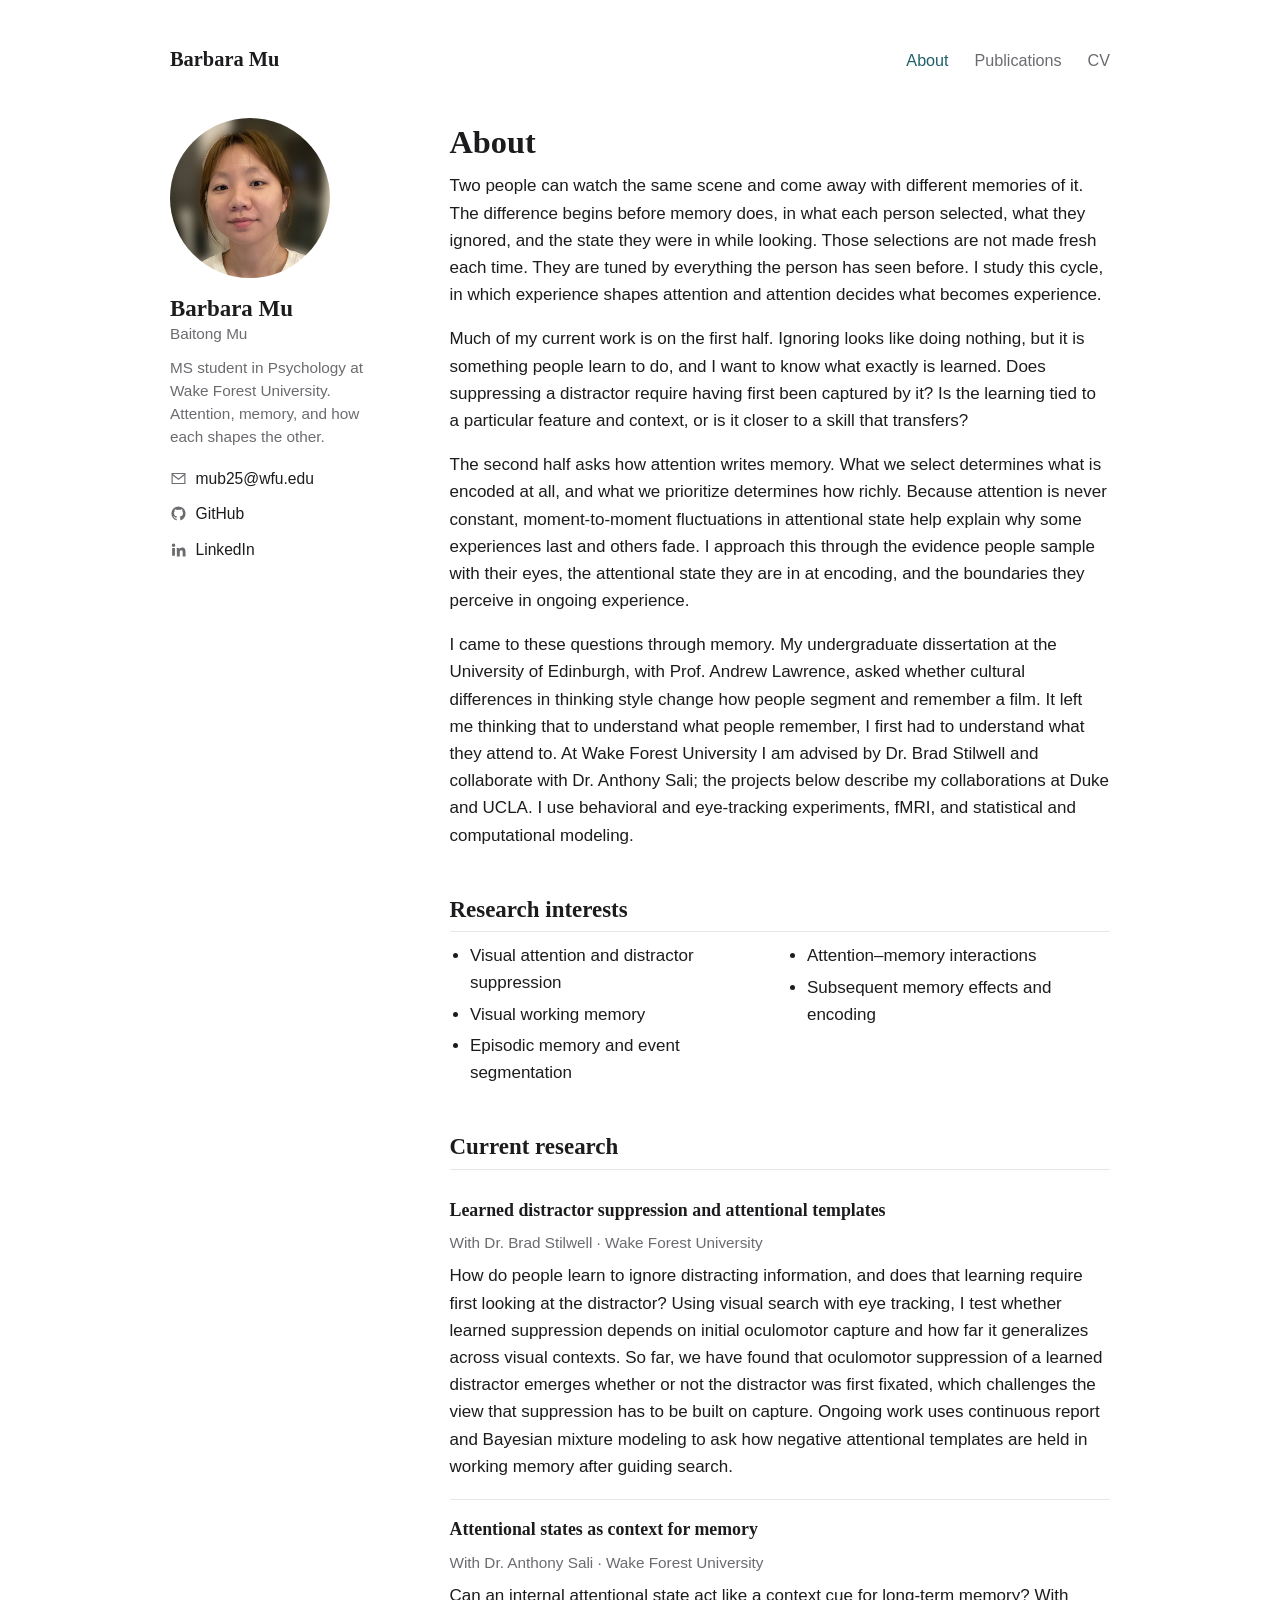
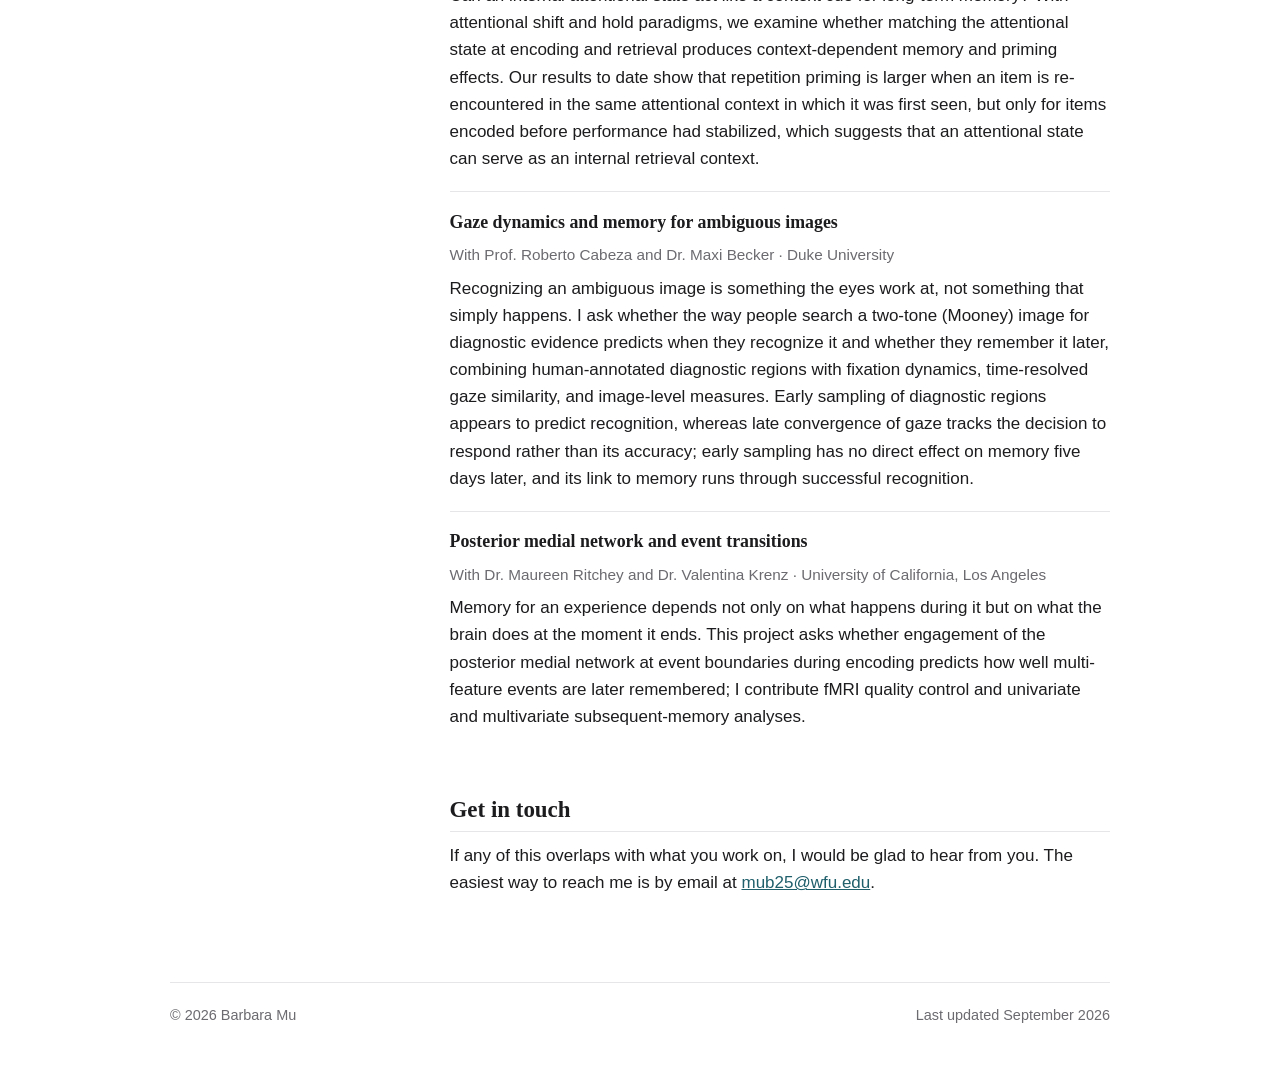
<file: index.html>
<!DOCTYPE html>
<html lang="en">
<head>
  <meta charset="utf-8">
  <meta name="viewport" content="width=device-width, initial-scale=1">
  <title>Barbara Mu</title>
  <meta name="description" content="Barbara (Baitong) Mu is an MS student in Psychology at Wake Forest University studying visual attention, working memory, episodic memory, and how attention and memory shape each other.">
  <link rel="canonical" href="https://mumizz.github.io/">
  <meta property="og:type" content="profile">
  <meta property="og:title" content="Barbara Mu">
  <meta property="og:description" content="Barbara (Baitong) Mu is an MS student in Psychology at Wake Forest University studying visual attention, working memory, episodic memory, and how attention and memory shape each other.">
  <meta property="og:url" content="https://mumizz.github.io/">
  <meta property="og:image" content="https://mumizz.github.io/assets/photo.jpg">
  <meta name="twitter:card" content="summary">
  <link rel="icon" href="data:image/svg+xml,%3Csvg xmlns=%27http://www.w3.org/2000/svg%27 viewBox=%270 0 64 64%27%3E%3Crect width=%2764%27 height=%2764%27 rx=%2712%27 fill=%27%231f5f6b%27/%3E%3Ctext x=%2732%27 y=%2745%27 text-anchor=%27middle%27 font-family=%27Georgia,serif%27 font-size=%2738%27 font-weight=%27600%27 fill=%27%23fff%27%3EB%3C/text%3E%3C/svg%3E">
  <link rel="stylesheet" href="style.css">
  <script type="application/ld+json">
  {
    "@context": "https://schema.org",
    "@type": "Person",
    "name": "Barbara Mu",
    "alternateName": "Baitong Mu",
    "url": "https://mumizz.github.io/",
    "image": "https://mumizz.github.io/assets/photo.jpg",
    "jobTitle": "MS student in Psychology",
    "affiliation": { "@type": "CollegeOrUniversity", "name": "Wake Forest University" },
    "alumniOf": { "@type": "CollegeOrUniversity", "name": "University of Edinburgh" },
    "knowsAbout": ["Visual attention", "Distractor suppression", "Working memory", "Episodic memory", "Event segmentation", "Eye tracking", "fMRI"],
    "sameAs": ["https://github.com/mumizz", "https://www.linkedin.com/in/baitong-mu-816a00259/"]
  }
  </script>
</head>
<body>
<div class="wrap">

  <header class="site">
    <a class="brand" href="index.html">Barbara Mu</a>
    <nav class="site">
      <a href="index.html" aria-current="page">About</a>
      <a href="publications.html">Publications</a>
      <a href="cv.html">CV</a>
    </nav>
  </header>

  <div class="layout">
  <aside class="side">
    <img class="avatar" src="assets/photo.jpg?v=2" alt="Barbara Mu">
    <div class="side-name">Barbara Mu</div>
    <div class="side-sub">Baitong Mu</div>
    <p class="side-desc">MS student in Psychology at Wake Forest University. Attention, memory, and how each shapes the other.</p>
    <ul class="side-links">
      <li><a href="#" class="email-link"><svg viewBox="0 0 24 24" aria-hidden="true"><path d="M3 5h18v14H3z" fill="none" stroke="currentColor" stroke-width="1.6"/><path d="M3 6l9 7 9-7" fill="none" stroke="currentColor" stroke-width="1.6"/></svg><span class="email-text">Email</span></a></li>
      <li><a href="https://github.com/mumizz"><svg viewBox="0 0 24 24" aria-hidden="true"><path fill="currentColor" d="M12 2a10 10 0 0 0-3.16 19.49c.5.09.68-.22.68-.48v-1.7c-2.78.6-3.37-1.34-3.37-1.34-.45-1.16-1.11-1.47-1.11-1.47-.91-.62.07-.61.07-.61 1 .07 1.53 1.03 1.53 1.03.9 1.53 2.35 1.09 2.92.83.09-.65.35-1.09.63-1.34-2.22-.25-4.55-1.11-4.55-4.94 0-1.09.39-1.98 1.03-2.68-.1-.25-.45-1.27.1-2.64 0 0 .84-.27 2.75 1.02A9.6 9.6 0 0 1 12 6.84c.85 0 1.7.11 2.5.33 1.9-1.29 2.74-1.02 2.74-1.02.55 1.37.2 2.39.1 2.64.64.7 1.03 1.59 1.03 2.68 0 3.84-2.34 4.68-4.57 4.93.36.31.68.92.68 1.85v2.74c0 .27.18.58.69.48A10 10 0 0 0 12 2z"/></svg>GitHub</a></li>
      <li><a href="https://www.linkedin.com/in/baitong-mu-816a00259/"><svg viewBox="0 0 24 24" aria-hidden="true"><path fill="currentColor" d="M4.98 3.5A2.5 2.5 0 1 1 5 8.5a2.5 2.5 0 0 1-.02-5zM3 9.75h4v11H3zm6.5 0h3.8v1.5h.05c.53-1 1.83-2.05 3.77-2.05 4.03 0 4.78 2.65 4.78 6.1v6.45h-4v-5.72c0-1.36-.02-3.12-1.9-3.12-1.9 0-2.2 1.49-2.2 3.02v5.82h-4z"/></svg>LinkedIn</a></li>
    </ul>
  </aside>
  <main>

    <section>
      <h1>About</h1>
      <p>Two people can watch the same scene and come away with different memories of it. The difference begins before memory does, in what each person selected, what they ignored, and the state they were in while looking. Those selections are not made fresh each time. They are tuned by everything the person has seen before. I study this cycle, in which experience shapes attention and attention decides what becomes experience.</p>
      <p>Much of my current work is on the first half. Ignoring looks like doing nothing, but it is something people learn to do, and I want to know what exactly is learned. Does suppressing a distractor require having first been captured by it? Is the learning tied to a particular feature and context, or is it closer to a skill that transfers?</p>
      <p>The second half asks how attention writes memory. What we select determines what is encoded at all, and what we prioritize determines how richly. Because attention is never constant, moment-to-moment fluctuations in attentional state help explain why some experiences last and others fade. I approach this through the evidence people sample with their eyes, the attentional state they are in at encoding, and the boundaries they perceive in ongoing experience.</p>
      <p>I came to these questions through memory. My undergraduate dissertation at the University of Edinburgh, with Prof. Andrew Lawrence, asked whether cultural differences in thinking style change how people segment and remember a film. It left me thinking that to understand what people remember, I first had to understand what they attend to. At Wake Forest University I am advised by Dr. Brad Stilwell and collaborate with Dr. Anthony Sali; the projects below describe my collaborations at Duke and UCLA. I use behavioral and eye-tracking experiments, fMRI, and statistical and computational modeling.</p>
    </section>

    <section>
      <h2>Research interests</h2>
      <ul class="interests">
        <li>Visual attention and distractor suppression</li>
        <li>Visual working memory</li>
        <li>Episodic memory and event segmentation</li>
        <li>Attention&ndash;memory interactions</li>
        <li>Subsequent memory effects and encoding</li>
      </ul>
    </section>

    <section>
      <h2>Current research</h2>

      <article class="project">
        <h3>Learned distractor suppression and attentional templates</h3>
        <p class="meta">With Dr. Brad Stilwell &middot; Wake Forest University</p>
        <p>How do people learn to ignore distracting information, and does that learning require first looking at the distractor? Using visual search with eye tracking, I test whether learned suppression depends on initial oculomotor capture and how far it generalizes across visual contexts. So far, we have found that oculomotor suppression of a learned distractor emerges whether or not the distractor was first fixated, which challenges the view that suppression has to be built on capture. Ongoing work uses continuous report and Bayesian mixture modeling to ask how negative attentional templates are held in working memory after guiding search.</p>
      </article>

      <article class="project">
        <h3>Attentional states as context for memory</h3>
        <p class="meta">With Dr. Anthony Sali &middot; Wake Forest University</p>
        <p>Can an internal attentional state act like a context cue for long-term memory? With attentional shift and hold paradigms, we examine whether matching the attentional state at encoding and retrieval produces context-dependent memory and priming effects. Our results to date show that repetition priming is larger when an item is re-encountered in the same attentional context in which it was first seen, but only for items encoded before performance had stabilized, which suggests that an attentional state can serve as an internal retrieval context.</p>
      </article>

      <article class="project">
        <h3>Gaze dynamics and memory for ambiguous images</h3>
        <p class="meta">With Prof. Roberto Cabeza and Dr. Maxi Becker &middot; Duke University</p>
        <p>Recognizing an ambiguous image is something the eyes work at, not something that simply happens. I ask whether the way people search a two-tone (Mooney) image for diagnostic evidence predicts when they recognize it and whether they remember it later, combining human-annotated diagnostic regions with fixation dynamics, time-resolved gaze similarity, and image-level measures. Early sampling of diagnostic regions appears to predict recognition, whereas late convergence of gaze tracks the decision to respond rather than its accuracy; early sampling has no direct effect on memory five days later, and its link to memory runs through successful recognition.</p>
      </article>

      <article class="project">
        <h3>Posterior medial network and event transitions</h3>
        <p class="meta">With Dr. Maureen Ritchey and Dr. Valentina Krenz &middot; University of California, Los Angeles</p>
        <p>Memory for an experience depends not only on what happens during it but on what the brain does at the moment it ends. This project asks whether engagement of the posterior medial network at event boundaries during encoding predicts how well multi-feature events are later remembered; I contribute fMRI quality control and univariate and multivariate subsequent-memory analyses.</p>
      </article>
    </section>

    <section class="contact">
      <h2>Get in touch</h2>
      <p>If any of this overlaps with what you work on, I would be glad to hear from you. The easiest way to reach me is by email at <a href="#" class="email-link"></a>.</p>
    </section>
  </main>
  </div>

  <footer class="site">
    <span>&copy; 2026 Barbara Mu</span>
    <span>Last updated September 2026</span>
  </footer>

</div>
<script>
  // Assemble the email address at load time to reduce scraper spam.
  (function () {
    var u = "mub25", d = "wfu.edu";
    document.querySelectorAll(".email-link").forEach(function (a) {
      a.href = "mailto:" + u + "@" + d;
      var t = a.querySelector(".email-text"); if (t) t.textContent = u + "@" + d; else a.textContent = u + "@" + d;
    });
  })();
</script>
</body>
</html>
</file>
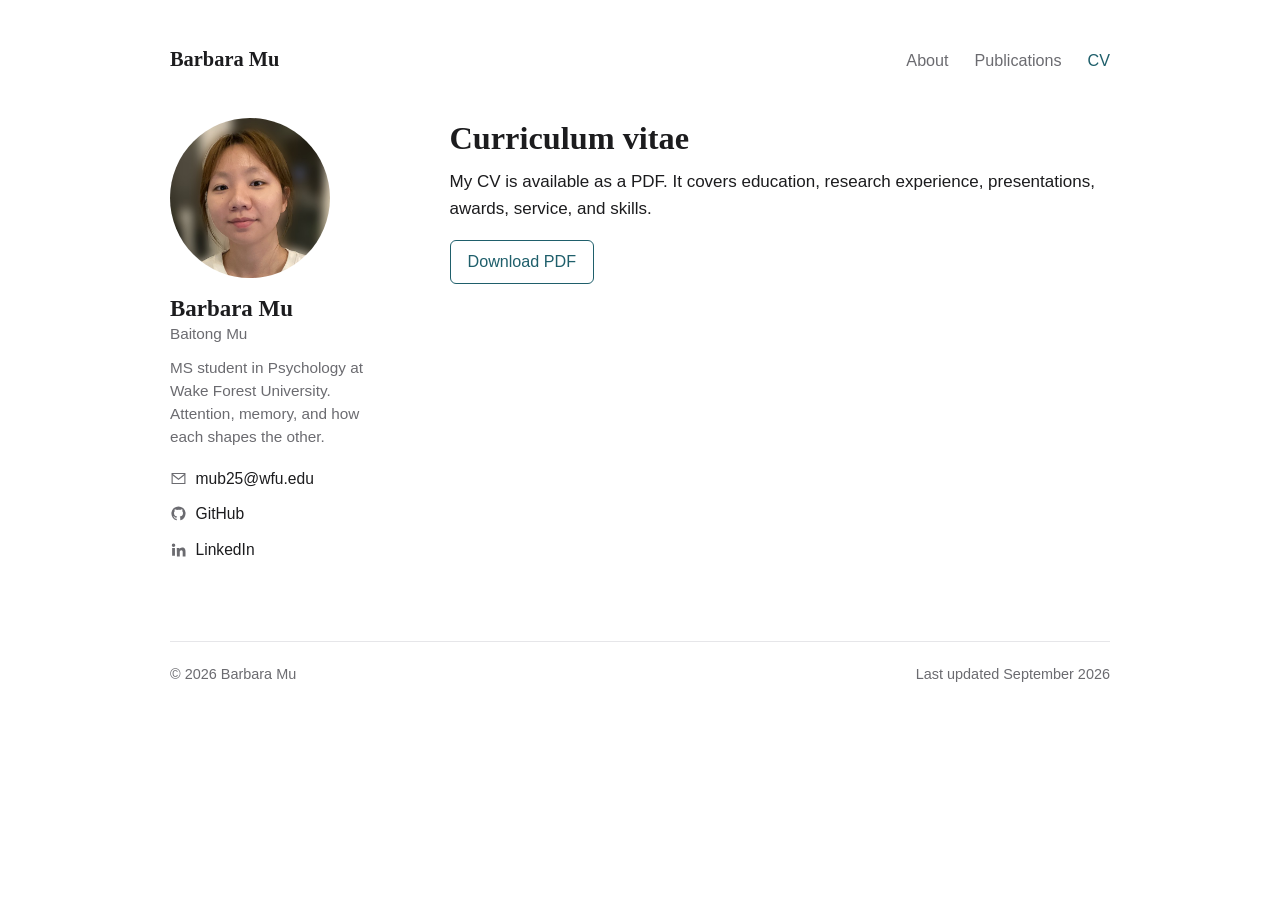
<file: cv.html>
<!DOCTYPE html>
<html lang="en">
<head>
  <meta charset="utf-8">
  <meta name="viewport" content="width=device-width, initial-scale=1">
  <title>CV · Barbara Mu</title>
  <meta name="description" content="Curriculum vitae of Barbara (Baitong) Mu, MS student in Psychology at Wake Forest University.">
  <link rel="canonical" href="https://mumizz.github.io/cv.html">
  <meta property="og:type" content="website">
  <meta property="og:title" content="CV · Barbara Mu">
  <meta property="og:description" content="Curriculum vitae of Barbara (Baitong) Mu, MS student in Psychology at Wake Forest University.">
  <meta property="og:url" content="https://mumizz.github.io/cv.html">
  <meta property="og:image" content="https://mumizz.github.io/assets/photo.jpg">
  <meta name="twitter:card" content="summary">
  <link rel="icon" href="data:image/svg+xml,%3Csvg xmlns=%27http://www.w3.org/2000/svg%27 viewBox=%270 0 64 64%27%3E%3Crect width=%2764%27 height=%2764%27 rx=%2712%27 fill=%27%231f5f6b%27/%3E%3Ctext x=%2732%27 y=%2745%27 text-anchor=%27middle%27 font-family=%27Georgia,serif%27 font-size=%2738%27 font-weight=%27600%27 fill=%27%23fff%27%3EB%3C/text%3E%3C/svg%3E">
  <link rel="stylesheet" href="style.css">
</head>
<body>
<div class="wrap">

  <header class="site">
    <a class="brand" href="index.html">Barbara Mu</a>
    <nav class="site">
      <a href="index.html">About</a>
      <a href="publications.html">Publications</a>
      <a href="cv.html" aria-current="page">CV</a>
    </nav>
  </header>

  <div class="layout">
  <aside class="side">
    <img class="avatar" src="assets/photo.jpg?v=2" alt="Barbara Mu">
    <div class="side-name">Barbara Mu</div>
    <div class="side-sub">Baitong Mu</div>
    <p class="side-desc">MS student in Psychology at Wake Forest University. Attention, memory, and how each shapes the other.</p>
    <ul class="side-links">
      <li><a href="#" class="email-link"><svg viewBox="0 0 24 24" aria-hidden="true"><path d="M3 5h18v14H3z" fill="none" stroke="currentColor" stroke-width="1.6"/><path d="M3 6l9 7 9-7" fill="none" stroke="currentColor" stroke-width="1.6"/></svg><span class="email-text">Email</span></a></li>
      <li><a href="https://github.com/mumizz"><svg viewBox="0 0 24 24" aria-hidden="true"><path fill="currentColor" d="M12 2a10 10 0 0 0-3.16 19.49c.5.09.68-.22.68-.48v-1.7c-2.78.6-3.37-1.34-3.37-1.34-.45-1.16-1.11-1.47-1.11-1.47-.91-.62.07-.61.07-.61 1 .07 1.53 1.03 1.53 1.03.9 1.53 2.35 1.09 2.92.83.09-.65.35-1.09.63-1.34-2.22-.25-4.55-1.11-4.55-4.94 0-1.09.39-1.98 1.03-2.68-.1-.25-.45-1.27.1-2.64 0 0 .84-.27 2.75 1.02A9.6 9.6 0 0 1 12 6.84c.85 0 1.7.11 2.5.33 1.9-1.29 2.74-1.02 2.74-1.02.55 1.37.2 2.39.1 2.64.64.7 1.03 1.59 1.03 2.68 0 3.84-2.34 4.68-4.57 4.93.36.31.68.92.68 1.85v2.74c0 .27.18.58.69.48A10 10 0 0 0 12 2z"/></svg>GitHub</a></li>
      <li><a href="https://www.linkedin.com/in/baitong-mu-816a00259/"><svg viewBox="0 0 24 24" aria-hidden="true"><path fill="currentColor" d="M4.98 3.5A2.5 2.5 0 1 1 5 8.5a2.5 2.5 0 0 1-.02-5zM3 9.75h4v11H3zm6.5 0h3.8v1.5h.05c.53-1 1.83-2.05 3.77-2.05 4.03 0 4.78 2.65 4.78 6.1v6.45h-4v-5.72c0-1.36-.02-3.12-1.9-3.12-1.9 0-2.2 1.49-2.2 3.02v5.82h-4z"/></svg>LinkedIn</a></li>
    </ul>
  </aside>
  <main>
    <h1>Curriculum vitae</h1>
    <p>My CV is available as a PDF. It covers education, research experience, presentations, awards, service, and skills.</p>
    <p><a class="btn" href="assets/Barbara_Mu_CV.pdf" download="Barbara_Mu_CV.pdf">Download PDF</a></p>
  </main>
  </div>

  <footer class="site">
    <span>&copy; 2026 Barbara Mu</span>
    <span>Last updated September 2026</span>
  </footer>

</div>
<script>
  // Assemble the email address at load time to reduce scraper spam.
  (function () {
    var u = "mub25", d = "wfu.edu";
    document.querySelectorAll(".email-link").forEach(function (a) {
      a.href = "mailto:" + u + "@" + d;
      var t = a.querySelector(".email-text"); if (t) t.textContent = u + "@" + d; else a.textContent = u + "@" + d;
    });
  })();
</script>
</body>
</html>
</file>
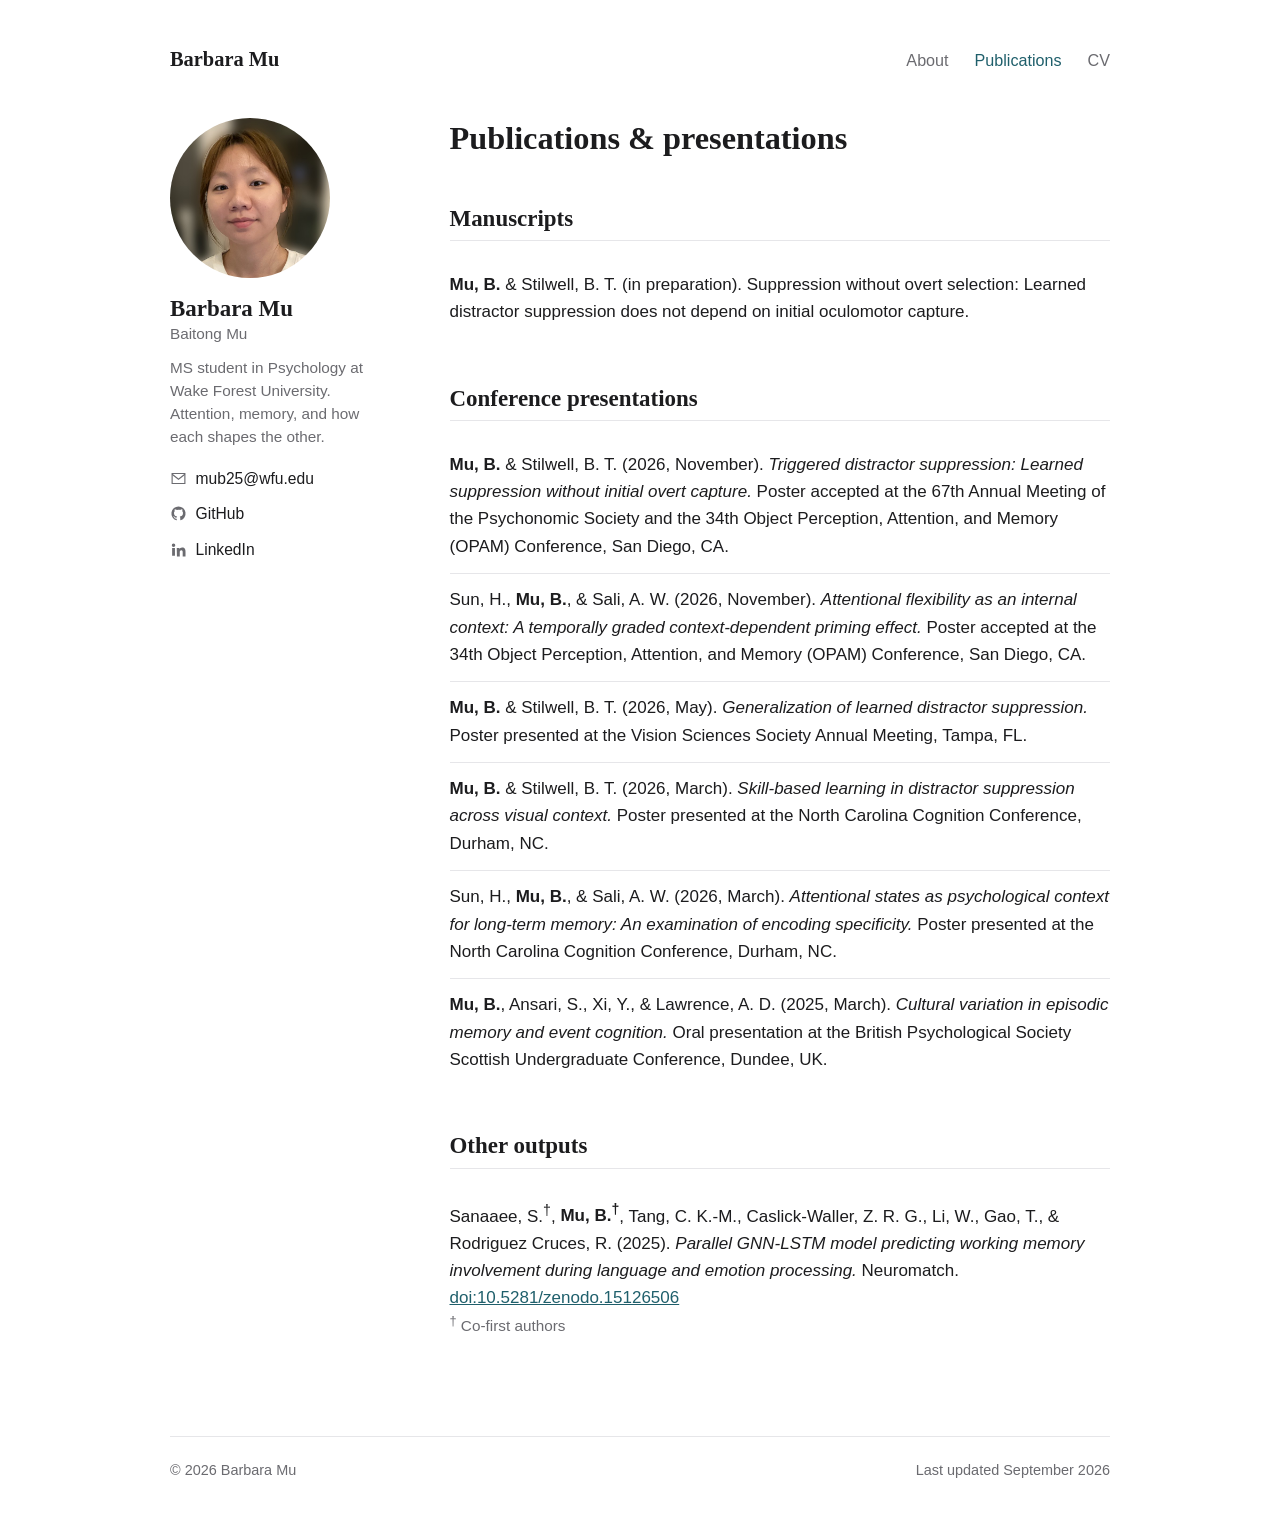
<file: publications.html>
<!DOCTYPE html>
<html lang="en">
<head>
  <meta charset="utf-8">
  <meta name="viewport" content="width=device-width, initial-scale=1">
  <title>Publications · Barbara Mu</title>
  <meta name="description" content="Publications and conference presentations by Barbara (Baitong) Mu on attention, distractor suppression, and memory.">
  <link rel="canonical" href="https://mumizz.github.io/publications.html">
  <meta property="og:type" content="website">
  <meta property="og:title" content="Publications · Barbara Mu">
  <meta property="og:description" content="Publications and conference presentations by Barbara (Baitong) Mu on attention, distractor suppression, and memory.">
  <meta property="og:url" content="https://mumizz.github.io/publications.html">
  <meta property="og:image" content="https://mumizz.github.io/assets/photo.jpg">
  <meta name="twitter:card" content="summary">
  <link rel="icon" href="data:image/svg+xml,%3Csvg xmlns=%27http://www.w3.org/2000/svg%27 viewBox=%270 0 64 64%27%3E%3Crect width=%2764%27 height=%2764%27 rx=%2712%27 fill=%27%231f5f6b%27/%3E%3Ctext x=%2732%27 y=%2745%27 text-anchor=%27middle%27 font-family=%27Georgia,serif%27 font-size=%2738%27 font-weight=%27600%27 fill=%27%23fff%27%3EB%3C/text%3E%3C/svg%3E">
  <link rel="stylesheet" href="style.css">
</head>
<body>
<div class="wrap">

  <header class="site">
    <a class="brand" href="index.html">Barbara Mu</a>
    <nav class="site">
      <a href="index.html">About</a>
      <a href="publications.html" aria-current="page">Publications</a>
      <a href="cv.html">CV</a>
    </nav>
  </header>

  <div class="layout">
  <aside class="side">
    <img class="avatar" src="assets/photo.jpg?v=2" alt="Barbara Mu">
    <div class="side-name">Barbara Mu</div>
    <div class="side-sub">Baitong Mu</div>
    <p class="side-desc">MS student in Psychology at Wake Forest University. Attention, memory, and how each shapes the other.</p>
    <ul class="side-links">
      <li><a href="#" class="email-link"><svg viewBox="0 0 24 24" aria-hidden="true"><path d="M3 5h18v14H3z" fill="none" stroke="currentColor" stroke-width="1.6"/><path d="M3 6l9 7 9-7" fill="none" stroke="currentColor" stroke-width="1.6"/></svg><span class="email-text">Email</span></a></li>
      <li><a href="https://github.com/mumizz"><svg viewBox="0 0 24 24" aria-hidden="true"><path fill="currentColor" d="M12 2a10 10 0 0 0-3.16 19.49c.5.09.68-.22.68-.48v-1.7c-2.78.6-3.37-1.34-3.37-1.34-.45-1.16-1.11-1.47-1.11-1.47-.91-.62.07-.61.07-.61 1 .07 1.53 1.03 1.53 1.03.9 1.53 2.35 1.09 2.92.83.09-.65.35-1.09.63-1.34-2.22-.25-4.55-1.11-4.55-4.94 0-1.09.39-1.98 1.03-2.68-.1-.25-.45-1.27.1-2.64 0 0 .84-.27 2.75 1.02A9.6 9.6 0 0 1 12 6.84c.85 0 1.7.11 2.5.33 1.9-1.29 2.74-1.02 2.74-1.02.55 1.37.2 2.39.1 2.64.64.7 1.03 1.59 1.03 2.68 0 3.84-2.34 4.68-4.57 4.93.36.31.68.92.68 1.85v2.74c0 .27.18.58.69.48A10 10 0 0 0 12 2z"/></svg>GitHub</a></li>
      <li><a href="https://www.linkedin.com/in/baitong-mu-816a00259/"><svg viewBox="0 0 24 24" aria-hidden="true"><path fill="currentColor" d="M4.98 3.5A2.5 2.5 0 1 1 5 8.5a2.5 2.5 0 0 1-.02-5zM3 9.75h4v11H3zm6.5 0h3.8v1.5h.05c.53-1 1.83-2.05 3.77-2.05 4.03 0 4.78 2.65 4.78 6.1v6.45h-4v-5.72c0-1.36-.02-3.12-1.9-3.12-1.9 0-2.2 1.49-2.2 3.02v5.82h-4z"/></svg>LinkedIn</a></li>
    </ul>
  </aside>
  <main>
    <h1>Publications &amp; presentations</h1>

    <h2>Manuscripts</h2>
    <ul class="pubs">
      <li><span class="me">Mu, B.</span> &amp; Stilwell, B. T. (in preparation). Suppression without overt selection: Learned distractor suppression does not depend on initial oculomotor capture.</li>
    </ul>

    <h2>Conference presentations</h2>
    <ul class="pubs">
      <li><span class="me">Mu, B.</span> &amp; Stilwell, B. T. (2026, November). <em>Triggered distractor suppression: Learned suppression without initial overt capture.</em> Poster accepted at the 67th Annual Meeting of the Psychonomic Society and the 34th Object Perception, Attention, and Memory (OPAM) Conference, San Diego, CA.</li>
      <li>Sun, H., <span class="me">Mu, B.</span>, &amp; Sali, A. W. (2026, November). <em>Attentional flexibility as an internal context: A temporally graded context-dependent priming effect.</em> Poster accepted at the 34th Object Perception, Attention, and Memory (OPAM) Conference, San Diego, CA.</li>
      <li><span class="me">Mu, B.</span> &amp; Stilwell, B. T. (2026, May). <em>Generalization of learned distractor suppression.</em> Poster presented at the Vision Sciences Society Annual Meeting, Tampa, FL.</li>
      <li><span class="me">Mu, B.</span> &amp; Stilwell, B. T. (2026, March). <em>Skill-based learning in distractor suppression across visual context.</em> Poster presented at the North Carolina Cognition Conference, Durham, NC.</li>
      <li>Sun, H., <span class="me">Mu, B.</span>, &amp; Sali, A. W. (2026, March). <em>Attentional states as psychological context for long-term memory: An examination of encoding specificity.</em> Poster presented at the North Carolina Cognition Conference, Durham, NC.</li>
      <li><span class="me">Mu, B.</span>, Ansari, S., Xi, Y., &amp; Lawrence, A. D. (2025, March). <em>Cultural variation in episodic memory and event cognition.</em> Oral presentation at the British Psychological Society Scottish Undergraduate Conference, Dundee, UK.</li>
    </ul>

    <h2>Other outputs</h2>
    <ul class="pubs">
      <li>Sanaaee, S.<sup>&dagger;</sup>, <span class="me">Mu, B.<sup>&dagger;</sup></span>, Tang, C. K.-M., Caslick-Waller, Z. R. G., Li, W., Gao, T., &amp; Rodriguez Cruces, R. (2025). <em>Parallel GNN-LSTM model predicting working memory involvement during language and emotion processing.</em> Neuromatch. <a href="https://doi.org/10.5281/zenodo.15126506">doi:10.5281/zenodo.15126506</a>
        <div class="note"><sup>&dagger;</sup> Co-first authors</div></li>
    </ul>

  </main>
  </div>

  <footer class="site">
    <span>&copy; 2026 Barbara Mu</span>
    <span>Last updated September 2026</span>
  </footer>

</div>
<script>
  // Assemble the email address at load time to reduce scraper spam.
  (function () {
    var u = "mub25", d = "wfu.edu";
    document.querySelectorAll(".email-link").forEach(function (a) {
      a.href = "mailto:" + u + "@" + d;
      var t = a.querySelector(".email-text"); if (t) t.textContent = u + "@" + d; else a.textContent = u + "@" + d;
    });
  })();
</script>
</body>
</html>
</file>
<file: style.css>
:root {
  --bg: #ffffff;
  --text: #1c1c1e;
  --muted: #6b6b70;
  --accent: #1f5f6b;
  --rule: #e6e6e9;
  --serif: "Iowan Old Style", "Palatino Linotype", "Book Antiqua", Georgia, serif;
  --sans: -apple-system, BlinkMacSystemFont, "Segoe UI", Helvetica, Arial, sans-serif;
}

* { box-sizing: border-box; }

html { font-size: 17px; }

body {
  margin: 0;
  background: var(--bg);
  color: var(--text);
  font-family: var(--sans);
  line-height: 1.6;
  -webkit-font-smoothing: antialiased;
}

.wrap {
  max-width: 980px;
  margin: 0 auto;
  padding: 0 20px;
}

/* Header / nav */
header.site {
  padding: 2.5rem 0 1.5rem;
  display: flex;
  justify-content: space-between;
  align-items: baseline;
  flex-wrap: wrap;
  gap: 0.75rem 1.5rem;
}

header.site .brand {
  font-family: var(--serif);
  font-size: 1.2rem;
  font-weight: 600;
  color: var(--text);
  text-decoration: none;
}

nav.site a {
  color: var(--muted);
  text-decoration: none;
  margin-left: 1.25rem;
  font-size: 0.95rem;
}

nav.site a:hover,
nav.site a[aria-current="page"] {
  color: var(--accent);
}

/* Typography */
h1, h2, h3 {
  font-family: var(--serif);
  font-weight: 600;
  line-height: 1.25;
  margin: 0 0 0.6rem;
}

h1 { font-size: 2.1rem; }
h2 {
  font-size: 1.35rem;
  margin-top: 2.75rem;
  padding-bottom: 0.4rem;
  border-bottom: 1px solid var(--rule);
}
h3 { font-size: 1.05rem; margin-top: 1.5rem; }

p { margin: 0 0 1rem; }

a { color: var(--accent); }
a:hover { text-decoration-thickness: 2px; }

.muted { color: var(--muted); }
.small { font-size: 0.9rem; }

/* Interests */
ul.interests {
  padding-left: 1.2rem;
  margin: 0;
  columns: 2;
  column-gap: 2rem;
}
ul.interests li { break-inside: avoid; margin-bottom: 0.25rem; }

/* Research cards */
.project {
  padding: 1.1rem 0;
  border-bottom: 1px solid var(--rule);
}
.project:last-child { border-bottom: none; }
.project h3 { margin-top: 0; }
.project .meta {
  color: var(--muted);
  font-size: 0.9rem;
  margin-bottom: 0.4rem;
}
.project p:last-child { margin-bottom: 0; }

ul.past { padding-left: 1.2rem; }
ul.past li { margin-bottom: 0.5rem; }

/* Publications */
ol.pubs, ul.pubs {
  padding-left: 0;
  list-style: none;
}
.pubs li {
  padding: 0.75rem 0;
  border-bottom: 1px solid var(--rule);
}
.pubs li:last-child { border-bottom: none; }
.pubs .me { font-weight: 600; }
.pubs .note { color: var(--muted); font-size: 0.9rem; }

/* CV */
.cv-entry {
  display: grid;
  grid-template-columns: 1fr auto;
  gap: 0.25rem 1.5rem;
  margin-bottom: 1.1rem;
}
.cv-entry .title { font-weight: 600; }
.cv-entry .where { color: var(--muted); }
.cv-entry .when { color: var(--muted); font-size: 0.9rem; white-space: nowrap; text-align: right; }
.cv-entry ul { grid-column: 1 / -1; margin: 0.3rem 0 0; padding-left: 1.2rem; }
.cv-entry ul li { margin-bottom: 0.25rem; }

.btn {
  display: inline-block;
  padding: 0.5rem 1rem;
  border: 1px solid var(--accent);
  border-radius: 6px;
  color: var(--accent);
  text-decoration: none;
  font-size: 0.95rem;
}
.btn:hover { background: var(--accent); color: #fff; }

dl.skills { margin: 0; }
dl.skills dt { font-weight: 600; margin-top: 0.6rem; }
dl.skills dd { margin: 0; color: var(--text); }

/* Footer */
footer.site {
  margin: 4rem 0 2.5rem;
  padding-top: 1.25rem;
  border-top: 1px solid var(--rule);
  color: var(--muted);
  font-size: 0.85rem;
  display: flex;
  justify-content: space-between;
  flex-wrap: wrap;
  gap: 0.5rem 1.5rem;
}

@media (max-width: 600px) {
  html { font-size: 16px; }
  ul.interests { columns: 1; }
  .cv-entry { grid-template-columns: 1fr; }
  .cv-entry .when { text-align: left; }
  nav.site a { margin-left: 0; margin-right: 1.25rem; }
}

/* Sidebar layout */
.layout {
  display: grid;
  grid-template-columns: 220px minmax(0, 1fr);
  gap: 3.5rem;
  align-items: start;
  margin-top: 1rem;
}
.side {
  position: sticky;
  top: 2rem;
}
.side .avatar {
  width: 160px;
  height: 160px;
  border-radius: 50%;
  object-fit: cover;
  display: block;
  margin-bottom: 1rem;
}
.side-name {
  font-family: var(--serif);
  font-size: 1.35rem;
  font-weight: 600;
  line-height: 1.2;
}
.side-sub { color: var(--muted); font-size: 0.9rem; margin-bottom: 0.6rem; }
.side-desc { color: var(--muted); font-size: 0.9rem; line-height: 1.5; margin-bottom: 1rem; }
.side-links { list-style: none; padding: 0; margin: 0; font-size: 0.92rem; }
.side-links li { margin-bottom: 0.45rem; }
.side-links a { display: inline-flex; align-items: center; gap: 0.5rem; color: var(--text); text-decoration: none; }
.side-links a:hover { color: var(--accent); }
.side-links svg { width: 17px; height: 17px; flex-shrink: 0; color: var(--muted); }
.side-links a:hover svg { color: var(--accent); }

main > section:first-child h1 { margin-top: 0.25rem; }
main h1 { font-size: 1.9rem; }

.contact { margin-top: 1rem; }

@media (max-width: 760px) {
  .layout { grid-template-columns: 1fr; gap: 1.5rem; }
  .side { position: static; display: grid; grid-template-columns: 84px 1fr; column-gap: 1rem; align-items: center; }
  .side .avatar { width: 84px; height: 84px; margin: 0; grid-row: 1 / span 3; }
  .side-desc { grid-column: 2; margin-bottom: 0.5rem; }
  .side-links { grid-column: 1 / -1; display: flex; flex-wrap: wrap; gap: 0.3rem 1.25rem; margin-top: 0.5rem; }
  .side-links li { margin: 0; }
}
</file>
